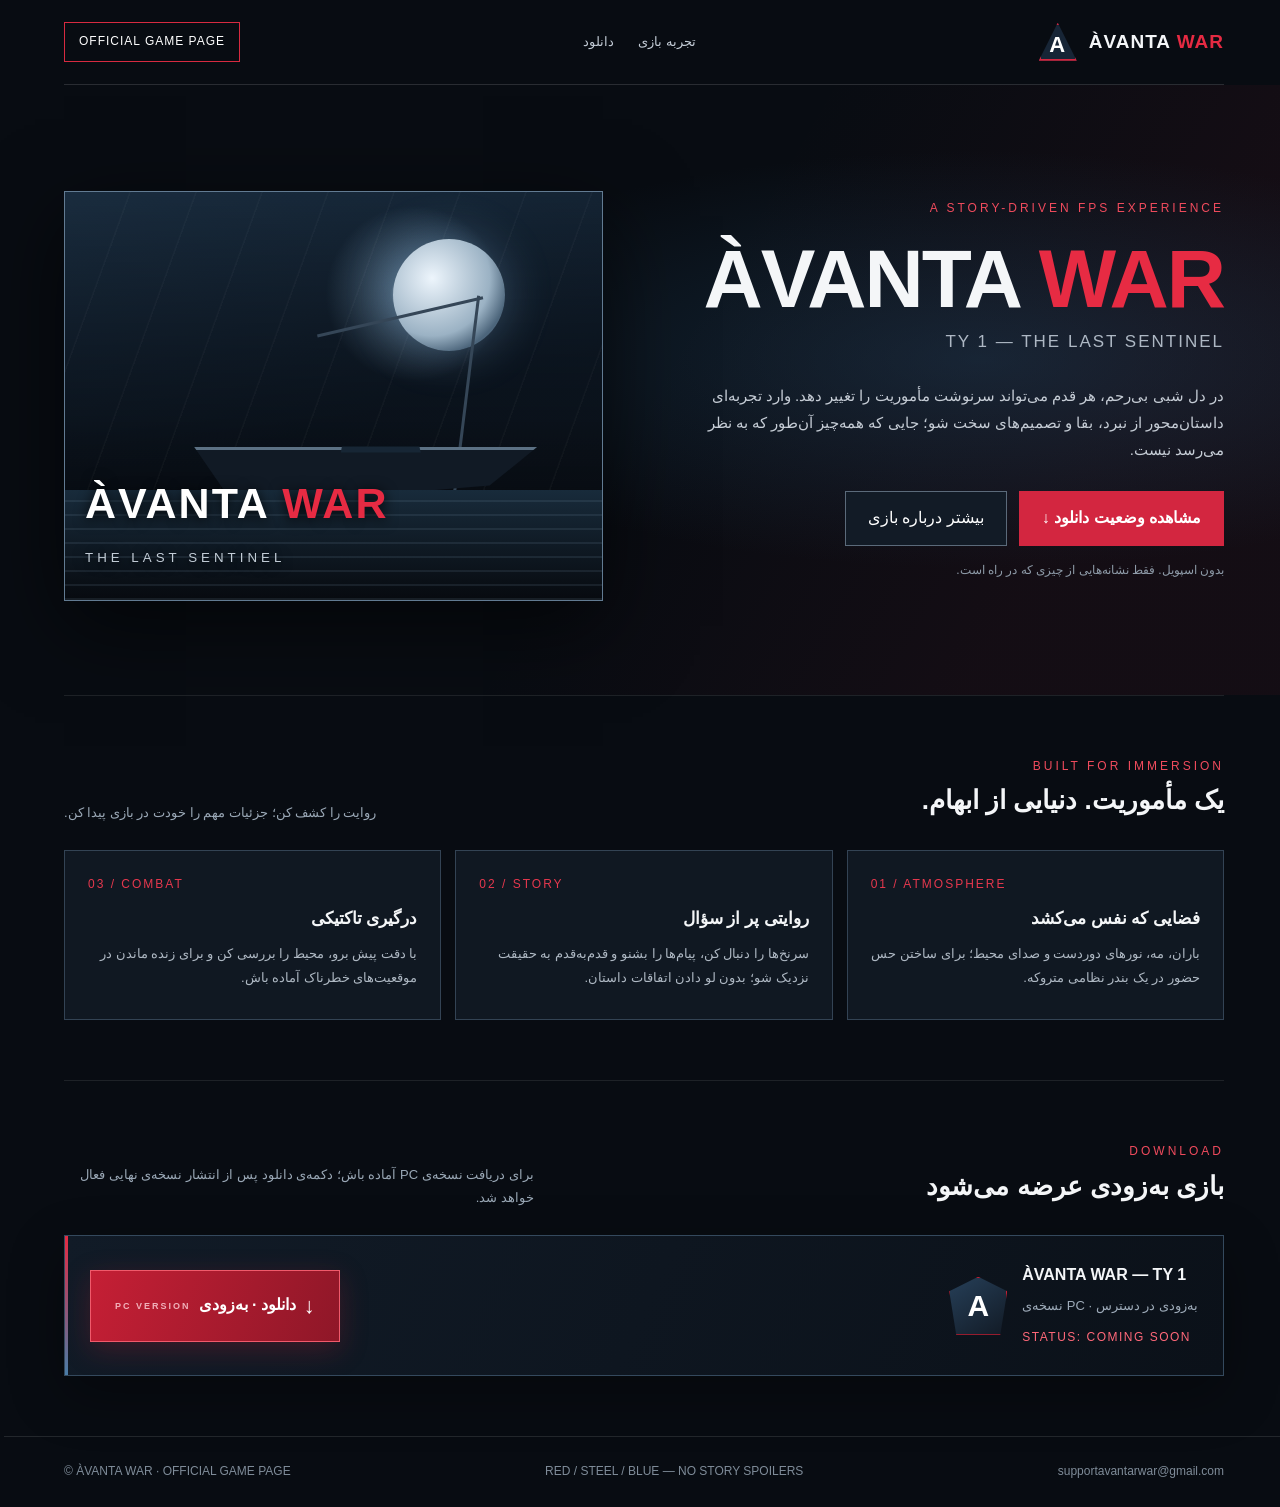
<file: index (1).html>
<!doctype html>
<html lang="fa" dir="rtl">
<head>
<meta charset="utf-8"><meta name="viewport" content="width=device-width,initial-scale=1"><meta name="theme-color" content="#080c12">
<title>ÀVANTA WAR — The Last Sentinel</title>
<style>
:root{--red:#d32640;--blue:#294b68;--bg:#080c12;--panel:#101822;--muted:#aeb8c4;--white:#f4f6f8}*{box-sizing:border-box}html{scroll-behavior:smooth}body{margin:0;background:var(--bg);color:var(--white);font-family:Tahoma,Arial,sans-serif;line-height:1.8}a{color:inherit;text-decoration:none}button{font:inherit}.wrap{width:min(1160px,92%);margin:auto}
.loader{position:fixed;inset:0;z-index:99;display:grid;place-items:center;background:#06090e;transition:opacity .7s,visibility .7s}.loader.done{opacity:0;visibility:hidden;pointer-events:none}.loader-inner{text-align:center;width:min(360px,82vw);direction:ltr}.loader-emblem{width:76px;height:86px;margin:0 auto 24px;display:grid;place-items:center;clip-path:polygon(50% 0,100% 25%,88% 100%,12% 100%,0 25%);background:linear-gradient(145deg,#294b68,#111923);color:white;font-size:42px;font-weight:900;filter:drop-shadow(0 0 22px #c51f3570);animation:pulse 1.5s ease-in-out infinite}.loader-name{font-size:20px;font-weight:900;letter-spacing:3px}.loader-name span,h1 span,.poster-title span{color:#e72b43}.loader-sub{font-size:10px;letter-spacing:4px;color:#8c9aaa;margin-top:7px}.loader-track{height:3px;background:#1b2937;margin-top:30px;overflow:hidden}.loader-track span{display:block;height:100%;width:35%;background:linear-gradient(90deg,#c51f35,#7bb5e3);box-shadow:0 0 16px #d52b43;animation:sweep 1.15s ease-in-out infinite}.loader-status{margin-top:12px;color:#8795a5;font-size:10px;letter-spacing:2px}@keyframes sweep{from{transform:translateX(290%)}to{transform:translateX(-20%)}}@keyframes pulse{50%{transform:translateY(-4px);filter:drop-shadow(0 0 32px #c51f35a0)}}
.topbar{display:flex;align-items:center;justify-content:space-between;gap:18px;padding:22px 0;border-bottom:1px solid #ffffff22;position:relative;z-index:2}.brand{display:flex;align-items:center;gap:12px;font-weight:900;letter-spacing:1px;direction:ltr}.mark{width:38px;height:38px;display:grid;place-items:center;border:2px solid var(--red);color:white;font-size:22px;font-weight:900;clip-path:polygon(50% 0,100% 100%,0 100%);background:#172536}.brand span{font-size:19px}.brand b{color:#e52a42}.nav{display:flex;gap:24px;color:#c3ccd6;font-size:13px}.pill{border:1px solid #d72a40;color:white;padding:8px 14px;font-size:12px;letter-spacing:1px;direction:ltr}
.hero{min-height:610px;display:grid;grid-template-columns:1.05fr .95fr;align-items:center;gap:25px;padding:64px 0 52px;position:relative}.hero:before{content:"";position:absolute;inset:0 -5vw;pointer-events:none;background:radial-gradient(ellipse at 76% 45%,#24496766 0,transparent 44%),linear-gradient(120deg,transparent 50%,#c51f3510 80%)}.hero-copy{position:relative;z-index:1}.eyebrow{color:#f04b5d;font-size:12px;letter-spacing:3px;direction:ltr;text-align:right}h1{font-size:clamp(44px,7vw,82px);line-height:1.08;letter-spacing:-2px;margin:15px 0 4px;direction:ltr;text-align:right}.subtitle{font-size:17px;color:#aeb8c4;letter-spacing:2px;direction:ltr;text-align:right;margin-bottom:22px}.lead{color:#c5ccd5;max-width:560px;font-size:15px;margin:24px 0 28px}.actions{display:flex;flex-wrap:wrap;gap:12px}.btn{cursor:pointer;border:1px solid #5b6a7a;padding:12px 22px;color:white;background:#121b26;transition:.2s;display:inline-flex;align-items:center;justify-content:center;gap:8px}.btn.primary{background:var(--red);border-color:var(--red);font-weight:800}.btn:hover{transform:translateY(-2px);filter:brightness(1.12)}.poster{position:relative;min-height:410px;border:1px solid #627b92;overflow:hidden;background:linear-gradient(180deg,#111d2a55,#06090ed9),radial-gradient(circle at 65% 25%,#b7d6ef 0 4%,#6c8eaa 5%,transparent 19%),linear-gradient(165deg,#1e3449,#0c1825 55%,#111923);box-shadow:0 25px 80px #0009}.poster:before{content:"";position:absolute;inset:0;background:repeating-linear-gradient(110deg,transparent 0 60px,#ffffff07 61px 62px),linear-gradient(180deg,transparent 55%,#05070bd9)}.moon{position:absolute;width:112px;height:112px;border-radius:50%;top:47px;right:18%;background:radial-gradient(circle at 35% 35%,#edf5fc,#9bb2c4 56%,#4c657b 75%);box-shadow:0 0 48px #86b6e555}.crane{position:absolute;bottom:105px;width:3px;height:200px;background:#354657;transform:rotate(7deg);right:25%}.crane:before{content:"";position:absolute;top:0;right:-3px;width:170px;height:3px;background:#354657;transform:rotate(-20deg);transform-origin:right}.ship{position:absolute;bottom:93px;right:12%;width:64%;height:60px;background:#111a25;clip-path:polygon(0 0,100% 0,86% 65%,12% 100%);border-top:3px solid #5c7184}.ship:before{content:"";position:absolute;top:-32px;right:34%;width:80px;height:35px;background:#172635;clip-path:polygon(0 100%,8% 0,90% 0,100% 100%)}.water{position:absolute;bottom:0;height:110px;width:100%;background:repeating-linear-gradient(0deg,#7d9bb322 0 2px,transparent 2px 14px),linear-gradient(#182b3b,#070a0f)}.poster-title{position:absolute;bottom:28px;left:20px;right:20px;direction:ltr;text-align:left;color:white;text-shadow:0 2px 14px #000}.poster-title strong{display:block;font-size:clamp(25px,4vw,43px);letter-spacing:2px}.poster-title small{letter-spacing:4px;color:#c2ccd6}
.section{padding:60px 0;border-top:1px solid #ffffff17}.section-head{display:flex;justify-content:space-between;align-items:end;gap:20px;margin-bottom:26px}.section h2{font-size:26px;margin:0}.section-head p{margin:0;color:#9aa8b6;font-size:13px;max-width:470px}.features{display:grid;grid-template-columns:repeat(3,1fr);gap:14px}.feature{padding:23px;background:var(--panel);border:1px solid #334354;min-height:170px}.num{color:#e6384e;font-size:12px;letter-spacing:2px;direction:ltr}.feature h3{margin:8px 0;font-size:17px}.feature p{margin:0;color:#aeb8c3;font-size:13px}
.download-panel{display:flex;justify-content:space-between;align-items:center;gap:20px;padding:25px;border:1px solid #34495d;background:linear-gradient(115deg,#111b27,#0b1119);box-shadow:0 18px 55px #0005;position:relative;overflow:hidden}.download-panel:before{content:"";position:absolute;inset:0 auto 0 0;width:3px;background:linear-gradient(180deg,#e52b43,#497da8)}.store-brand{display:flex;align-items:center;gap:15px;direction:ltr;position:relative}.store-mark{width:58px;height:58px;display:grid;place-items:center;background:linear-gradient(145deg,#263f58,#121b26);border:1px solid #c51f35;color:white;font-size:30px;font-weight:900;clip-path:polygon(50% 0,100% 25%,88% 100%,12% 100%,0 25%);box-shadow:0 0 28px #c51f3530}.download-panel p{margin:4px 0;color:#9daab8;font-size:13px}.download-tag{color:#ff6879;font-size:12px;direction:ltr;letter-spacing:1.5px}.download-disabled{position:relative;min-width:205px;padding:15px 24px;background:linear-gradient(110deg,#c51f35,#8f1728);border:1px solid #f05a6b;color:white;cursor:not-allowed;font-weight:900;box-shadow:0 8px 28px #c51f3540}.download-disabled:after{content:"PC VERSION";display:block;font-size:9px;letter-spacing:2px;color:#ffd6dc;opacity:.8}.download-disabled span{font-size:22px}footer{border-top:1px solid #ffffff1c;padding:24px 0;color:#7f8c99;font-size:12px}.foot{display:flex;justify-content:space-between;gap:18px;flex-wrap:wrap;direction:ltr}@media(max-width:760px){.nav{display:none}.hero{grid-template-columns:1fr;padding:44px 0;min-height:unset}.poster{min-height:330px;grid-row:1}.features{grid-template-columns:1fr}.section-head{display:block}.section-head p{margin-top:8px}h1{font-size:54px}.download-panel{align-items:stretch;flex-direction:column}.download-panel .btn{width:100%}.foot{flex-direction:column}}@media(prefers-reduced-motion:reduce){*,*:before,*:after{animation-duration:.01ms!important;scroll-behavior:auto!important;transition-duration:.01ms!important}}
</style></head><body>
<div class="loader" id="siteLoader" aria-label="Loading ÀVANTA WAR"><div class="loader-inner"><div class="loader-emblem">A</div><div class="loader-name">ÀVANTA <span>WAR</span></div><div class="loader-sub">THE LAST SENTINEL</div><div class="loader-track"><span></span></div><div class="loader-status">INITIALIZING MISSION SYSTEMS</div></div></div>
<div id="app"><header class="wrap topbar"><a class="brand" href="#top" aria-label="ÀVANTA WAR home"><div class="mark">A</div><span>ÀVANTA <b>WAR</b></span></a><nav class="nav"><a href="#experience">تجربه بازی</a><a href="#download">دانلود</a></nav><span class="pill">OFFICIAL GAME PAGE</span></header>
<main id="top" class="wrap"><section class="hero"><div class="hero-copy"><div class="eyebrow">A STORY-DRIVEN FPS EXPERIENCE</div><h1>ÀVANTA <span>WAR</span></h1><div class="subtitle">TY 1 — THE LAST SENTINEL</div><p class="lead">در دل شبی بی‌رحم، هر قدم می‌تواند سرنوشت مأموریت را تغییر دهد. وارد تجربه‌ای داستان‌محور از نبرد، بقا و تصمیم‌های سخت شو؛ جایی که همه‌چیز آن‌طور که به نظر می‌رسد نیست.</p><div class="actions"><a class="btn primary" href="#download">مشاهده وضعیت دانلود ↓</a><a class="btn" href="#experience">بیشتر درباره بازی</a></div><p style="font-size:12px;color:#8e9ba8;margin-top:14px">بدون اسپویل. فقط نشانه‌هایی از چیزی که در راه است.</p></div><div class="poster" role="img" aria-label="نمای گرافیکی از بندر نظامی در شب، ماه و کشتی جنگی"><div class="moon"></div><div class="crane"></div><div class="ship"></div><div class="water"></div><div class="poster-title"><strong>ÀVANTA <span>WAR</span></strong><small>THE LAST SENTINEL</small></div></div></section>
<section id="experience" class="section"><div class="section-head"><div><div class="eyebrow">BUILT FOR IMMERSION</div><h2>یک مأموریت. دنیایی از ابهام.</h2></div><p>روایت را کشف کن؛ جزئیات مهم را خودت در بازی پیدا کن.</p></div><div class="features"><article class="feature"><div class="num">01 / ATMOSPHERE</div><h3>فضایی که نفس می‌کشد</h3><p>باران، مه، نورهای دوردست و صدای محیط؛ برای ساختن حس حضور در یک بندر نظامی متروکه.</p></article><article class="feature"><div class="num">02 / STORY</div><h3>روایتی پر از سؤال</h3><p>سرنخ‌ها را دنبال کن، پیام‌ها را بشنو و قدم‌به‌قدم به حقیقت نزدیک شو؛ بدون لو دادن اتفاقات داستان.</p></article><article class="feature"><div class="num">03 / COMBAT</div><h3>درگیری تاکتیکی</h3><p>با دقت پیش برو، محیط را بررسی کن و برای زنده ماندن در موقعیت‌های خطرناک آماده باش.</p></article></div></section>
<section id="download" class="section"><div class="section-head"><div><div class="eyebrow">DOWNLOAD</div><h2>بازی به‌زودی عرضه می‌شود</h2></div><p>برای دریافت نسخه‌ی PC آماده باش؛ دکمه‌ی دانلود پس از انتشار نسخه‌ی نهایی فعال خواهد شد.</p></div><div class="download-panel"><div class="store-brand"><div class="store-mark">A</div><div><strong>ÀVANTA WAR — TY 1</strong><p>نسخه‌ی PC · به‌زودی در دسترس</p><span class="download-tag">STATUS: COMING SOON</span></div></div><button class="btn download-disabled" type="button" disabled aria-disabled="true"><span aria-hidden="true">↓</span> دانلود · به‌زودی</button></div></section></main>
<footer><div class="wrap foot"><span>© ÀVANTA WAR · OFFICIAL GAME PAGE</span><span>RED / STEEL / BLUE — NO STORY SPOILERS</span><a href="mailto:supportavantarwar@gmail.com">supportavantarwar@gmail.com</a></div></footer></div>
<script>(()=>{const loader=document.getElementById('siteLoader');const hide=()=>loader&&loader.classList.add('done');window.addEventListener('load',()=>setTimeout(hide,950));setTimeout(hide,2600)})();</script></body></html>
</file>
